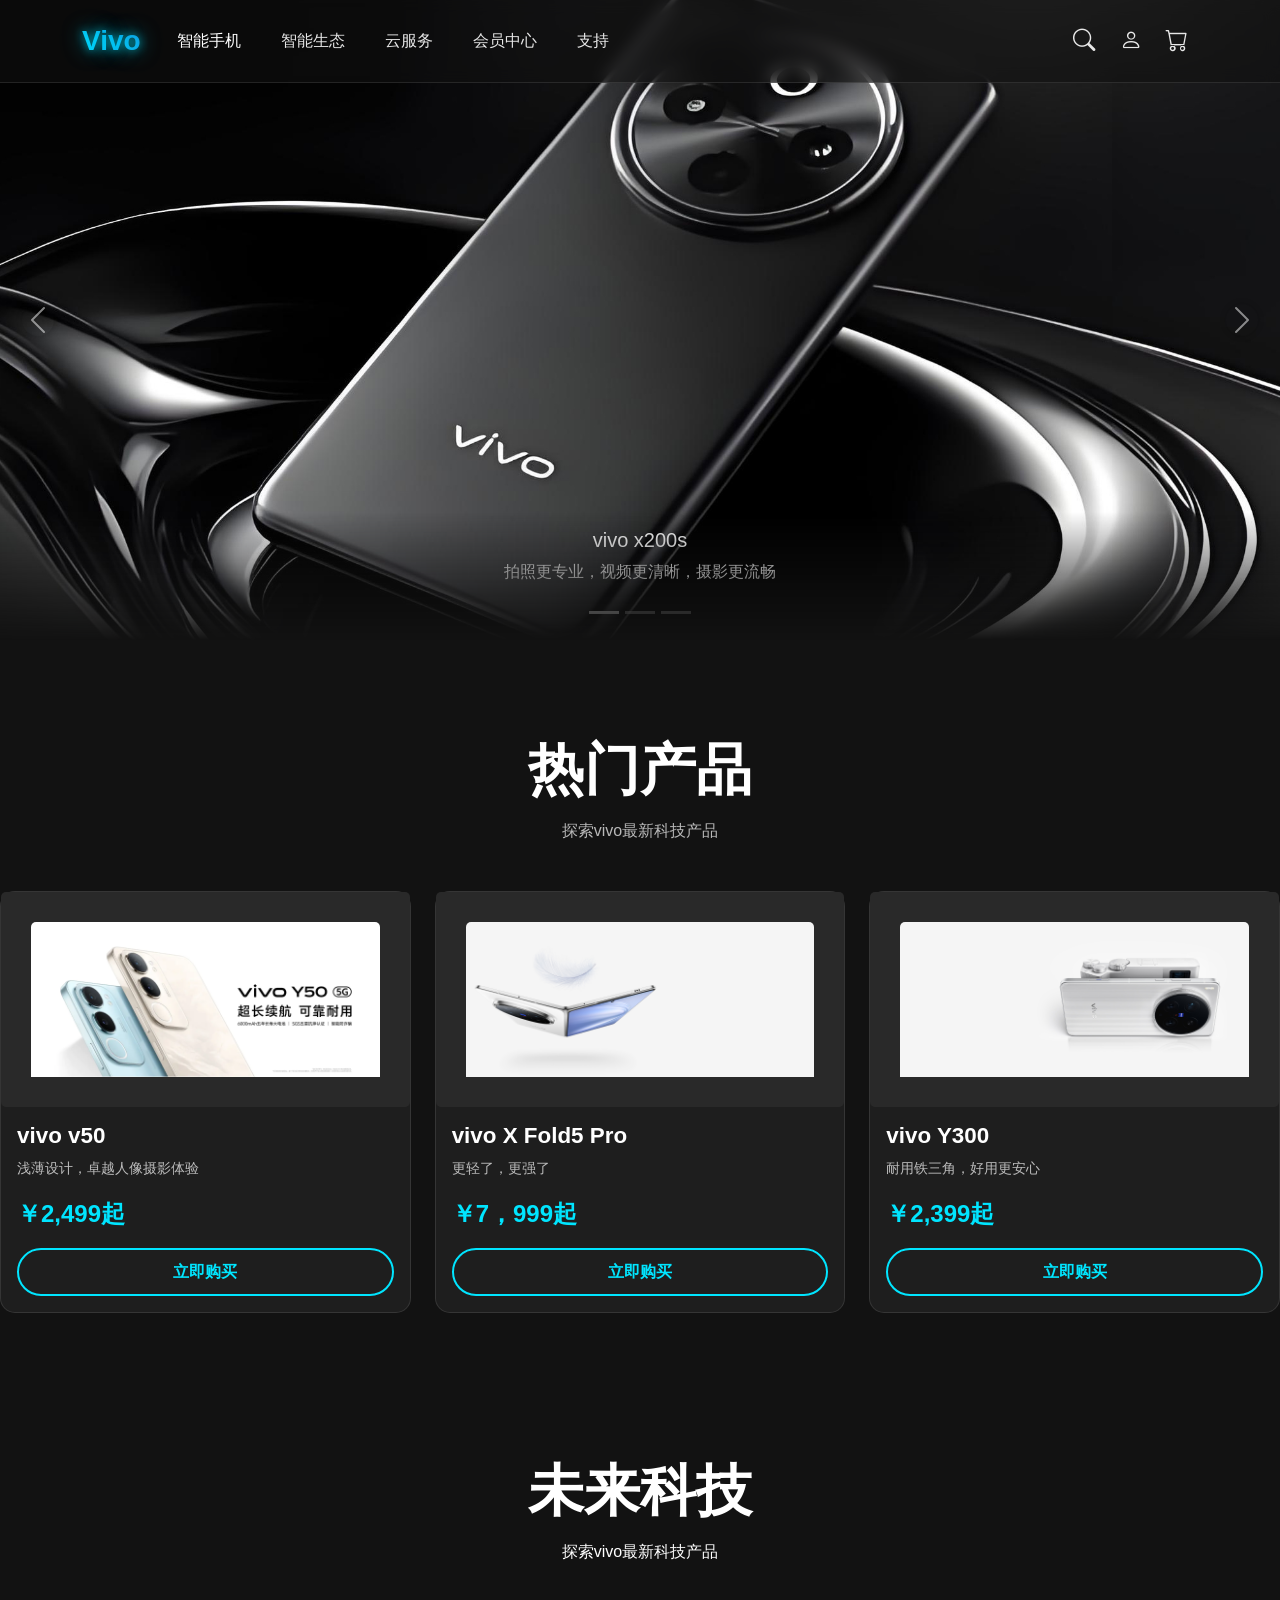
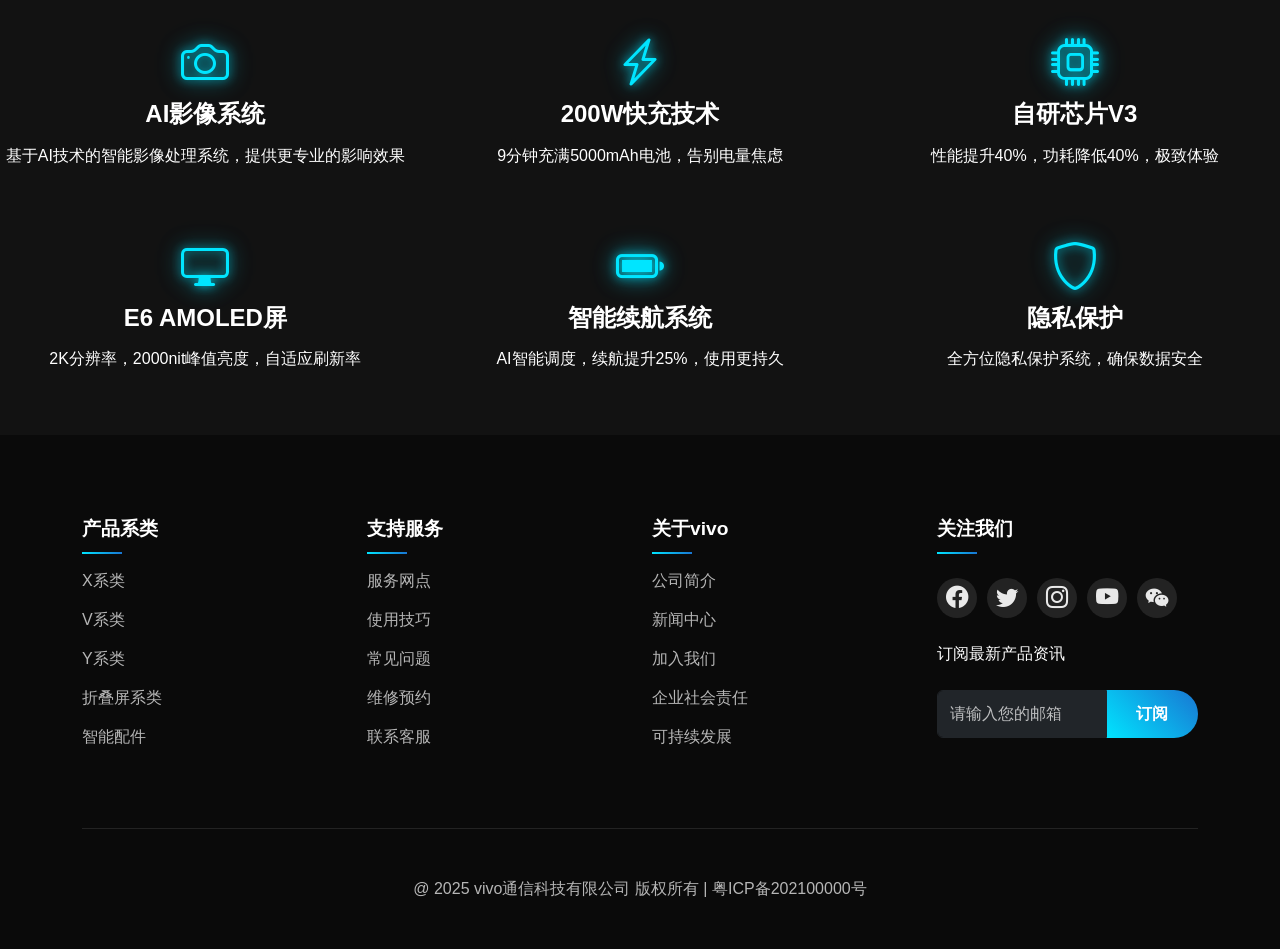
<file: vivo - heima/index.html>
<!DOCTYPE html>
<html lang="zh-CN">

<head>
  <meta charset="UTF-8">
  <meta name="viewport" content="width=device-width, initial-scale=1.0">
  <title>Vivo - 2025未来科技</title>
  <!-- 引入网页图标 -->
  <link rel="icon" href="./favicon.ico">
  <!-- Bootstrap 5 CSS -->
  <link href="./bootstrap/bootstrap.min.css" rel="stylesheet">
  <!-- Bootstrap Icons -->
  <link rel="stylesheet" href="https://cdn.jsdelivr.net/npm/bootstrap-icons@1.10.0/font/bootstrap-icons.css">
  <link rel="stylesheet" href="./css/index.css">
</head>

<body>
  <!-- 顶部导航栏 -->
  <nav class="navbar navbar-expand-lg fixed-top" data-bs-theme="dark">
  <div class="container">
    <a class="navbar-brand" href=" ">Vivo</a >
    <button class="navbar-toggler" type="button" data-bs-toggle="collapse" data-bs-target="#navbarSupportedContent" aria-controls="navbarSupportedContent" aria-expanded="false" aria-label="Toggle navigation">
      <span class="navbar-toggler-icon"></span>
    </button>
    <div class="collapse navbar-collapse" id="navbarSupportedContent">
      <ul class="navbar-nav me-auto mb-2 mb-lg-0">
        <li class="nav-item">
          <a class="nav-link active" aria-current="page" href="#">智能手机</a >
        </li>
        <li class="nav-item">
          <a class="nav-link" href="#">智能生态</a >
        </li>
        <li class="nav-item">
          <a class="nav-link" href="#">云服务</a >
        </li>
        <li class="nav-item">
          <a class="nav-link" href="#">会员中心</a >
        </li>
        <li class="nav-item">
          <a class="nav-link" href="#">支持</a >
        </li>
      </ul>
      <!-- 右侧图标区域 -->
      <div class="icons">
        <a href="#"><i class="bi bi-search"></i></a >
        <a href="#"><i class="bi bi-person"></i></a >
        <a href="#"><i class="bi bi-cart"></i></a >
      </div>
    </div>
  </div>
</nav>

<!-- 轮播图片 -->
 <section class="banner">
  <div id="carouselExample" class="carousel carousel-overlay slide"
  data-bs-ride="carousel">
  <div class="carousel-inner">
    <div class="carousel-item active">
      <img src="./img/banner1.jpg" class="d-block w-100" alt="...">
      <div class="carousel-caption d-none d-md-block">
        <h5>vivo x200s</h5>
        <p>拍照更专业，视频更清晰，摄影更流畅</p>
      </div>
    </div>
    <div class="carousel-item">
      <img src="./img/banner2.jpg" class="d-block w-100" alt="...">
      <div class="carousel-caption d-none d-md-block">
        <h5>vivo x200s</h5>
        <p>拍照更专业，视频更清晰，摄影更流畅</p>
      </div>
    </div>
    <div class="carousel-item">
      <img src="./img/banner3.jpg" class="d-block w-100" alt="...">
      <div class="carousel-caption d-none d-md-block">
        <h5>vivo x200s</h5>
        <p>拍照更专业，视频更清晰，摄影更流畅</p>
      </div>
    </div>
  </div>
 <!-- 左右控制器-->
  <button class="carousel-control-prev" type="button" data-bs-target="#carouselExample" data-bs-slide="prev">
    <span class="carousel-control-prev-icon" aria-hidden="true"></span>
    <span class="visually-hidden">上一张</span>
  </button>
  <button class="carousel-control-next" type="button" data-bs-target="#carouselExample" data-bs-slide="next">
    <span class="carousel-control-next-icon" aria-hidden="true"></span>
    <span class="visually-hidden">下一张</span>
  </button>
  <!-- 小圆点指示器 -->
    <div class="carousel-indicators">
      <button type="button" data-bs-target="#carouselExample" data-bs-slide-to="0" class="active"></button>
      <button type="button" data-bs-target="#carouselExample" data-bs-slide-to="1"></button>
      <button type="button" data-bs-target="#carouselExample" data-bs-slide-to="2"></button>
    </div>
  </div>
</section>
</div>
 </section>

 <!-- 热门产品模块 -->
  <section class="hot-product py-5">
    <div class="contanier py-5">
      <h2 class="text-center fw-bold display-4">热门产品</h2>
      <p class="text-center fs-6 mt-3 info">探索vivo最新科技产品</p>
      <!-- 行卡片 -->
      <div class="row mt-5">
        <div class="col-md-4">
      <section class="card">
        <div class="card-img">
          <img src="./img/pic1.webp" class="card-img-top" alt="...">
        </div>
        <div class="card-body">
            <h4 class="card-title">vivo v50</h4>
            <p class="card-text">浅薄设计，卓越人像摄影体验</p>
            <p class="price">￥2,499起</p>
            <a href="#" class="btn btn-primary">立即购买</a>
        </div>
      </section>
        </div>
        <div class="col-md-4">
      <section class="card">
        <div class="card-img">
          <img src="./img/pic2.jpg" class="card-img-top" alt="...">
        </div>
        <div class="card-body">
            <h4 class="card-title">vivo X Fold5 Pro</h4>
            <p class="card-text">更轻了，更强了</p>
            <p class="price">￥7，999起</p>
            <a href="#" class="btn btn-primary">立即购买</a>
        </div>
      </section>
        </div>
        <div class="col-md-4">
      <section class="card">
        <div class="card-img">
          <img src="./img/pic3.jpg" class="card-img-top" alt="...">
        </div>
        <div class="card-body">
            <h4 class="card-title">vivo Y300</h4>
            <p class="card-text">耐用铁三角，好用更安心</p>
            <p class="price">￥2,399起</p>
            <a href="#" class="btn btn-primary">立即购买</a>
        </div>
      </section>
        </div>
      </div>
    </div>
  </section>
  
  <!-- 未来科技 -->
   <section class="future-tech">
      <div class="contanier py-5 position-relative">
      <h2 class="text-center fw-bold display-4">未来科技</h2>
      <p class="text-center fs-6 mt-3 info">探索vivo最新科技产品</p>
      <div class="row">
        <div class="col-md-4 text-center mt-5">
          <i class="bi bi-camera future-icon"></i>
          <h3 class="future-title">AI影像系统</h3>
          <p class="future-desc">基于AI技术的智能影像处理系统，提供更专业的影响效果</p>
        </div>
         <div class="col-md-4 text-center mt-5">
          <i class="bi bi-lightning-charge future-icon"></i>
          <h3 class="future-title">200W快充技术</h3>
          <p class="future-desc">9分钟充满5000mAh电池，告别电量焦虑</p>
        </div> 
        <div class="col-md-4 text-center mt-5">
          <i class="bi bi-cpu future-icon"></i>
          <h3 class="future-title">自研芯片V3</h3>
          <p class="future-desc">性能提升40%，功耗降低40%，极致体验</p>
        </div> 
        <div class="col-md-4 text-center mt-5">
          <i class="bi bi-display future-icon"></i>
          <h3 class="future-title">E6 AMOLED屏</h3>
          <p class="future-desc">2K分辨率，2000nit峰值亮度，自适应刷新率</p>
        </div> 
        <div class="col-md-4 text-center mt-5">
          <i class="bi bi-battery-full future-icon"></i>
          <h3 class="future-title">智能续航系统</h3>
          <p class="future-desc">AI智能调度，续航提升25%，使用更持久</p>
        </div> 
        <div class="col-md-4 text-center mt-5">
          <i class="bi bi-shield future-icon"></i>
          <h3 class="future-title">隐私保护</h3>
          <p class="future-desc">全方位隐私保护系统，确保数据安全</p>
        </div> 
      </div>
    </div>
   </section>

   <!-- 底部导航 -->
    <footer class="footer">
      <div class="container">
        <div class="row">
          <dl class="col-lg-3 col-md-6">
            <dt>产品系类</dt>
            <dd><a href="#">X系类</a></dd>
            <dd><a href="#">V系类</a></dd>
            <dd><a href="#">Y系类</a></dd>
            <dd><a href="#">折叠屏系类</a></dd>
            <dd><a href="#">智能配件</a></dd>
          </dl>
          <dl class="col-lg-3 col-md-6">
            <dt>支持服务</dt>
            <dd><a href="#">服务网点</a></dd>
            <dd><a href="#">使用技巧</a></dd>
            <dd><a href="#">常见问题</a></dd>
            <dd><a href="#">维修预约</a></dd>
            <dd><a href="#">联系客服</a></dd>
          </dl>

          <dl class="col-lg-3 col-md-6">
            <dt>关于vivo</dt>
            <dd><a href="#">公司简介</a></dd>
            <dd><a href="#">新闻中心</a></dd>
            <dd><a href="#">加入我们</a></dd>
            <dd><a href="#">企业社会责任</a></dd>
            <dd><a href="#">可持续发展</a></dd>
          </dl>
          <dl class="col-lg-3 col-md-6">
          <dt>关注我们</dt>
          <dd>
            <div class="icons mt-4">
              <a href="#">
                <i class="bi bi-facebook"></i>
              </a>
              <a href="#">
                <i class="bi bi-twitter"></i>
              </a>
              <a href="#">
                <i class="bi bi-instagram"></i>
              </a>
              <a href="#">
                <i class="bi bi-youtube"></i>
              </a>
              <a href="#">
                <i class="bi bi-wechat"></i>
              </a>
            </div>
            <p class="my-4 news">订阅最新产品资讯</p>

            <div class="input-group mb-3">
             <input type="email" class="form-control bg-dark border-dark text-light" 
             placeholder="请输入您的邮箱"
             aria-label="Recipient's username">
             <button class="btn-outline theme-secondary input-group-btn" type="button" 
             data-bs-toggle="menu" data-bs-placement="bottom-end" 
             aria-expanded="false">订阅</button>
            </div>
          </dd>
          </dl>
        </div>
        <div class="copyright text-center py-5 mt-5">
          @ 2025 vivo通信科技有限公司 版权所有 | 粤ICP备202100000号
        </div>
      </div>
    </footer>

  <!-- Bootstrap JS -->
  <script src="./bootstrap/bootstrap.min.js"></script>
</body>

</html>
</file>
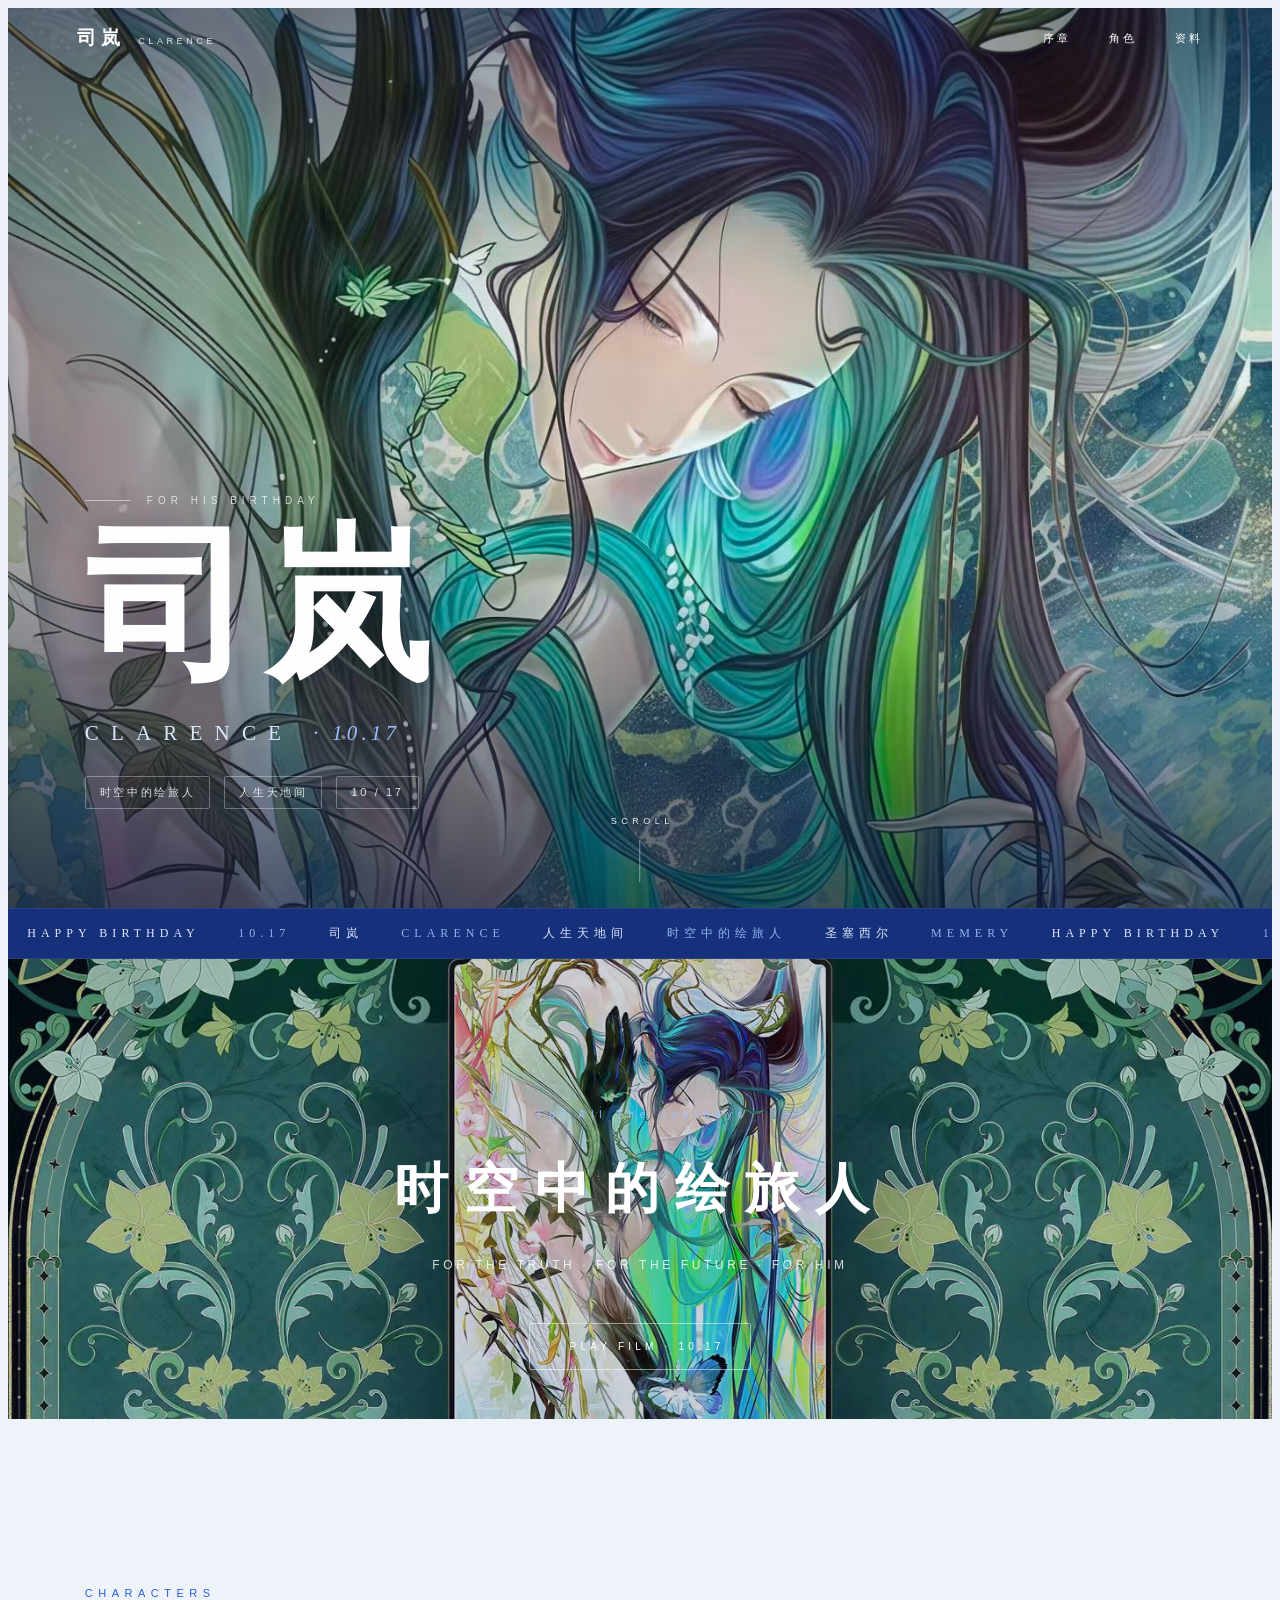
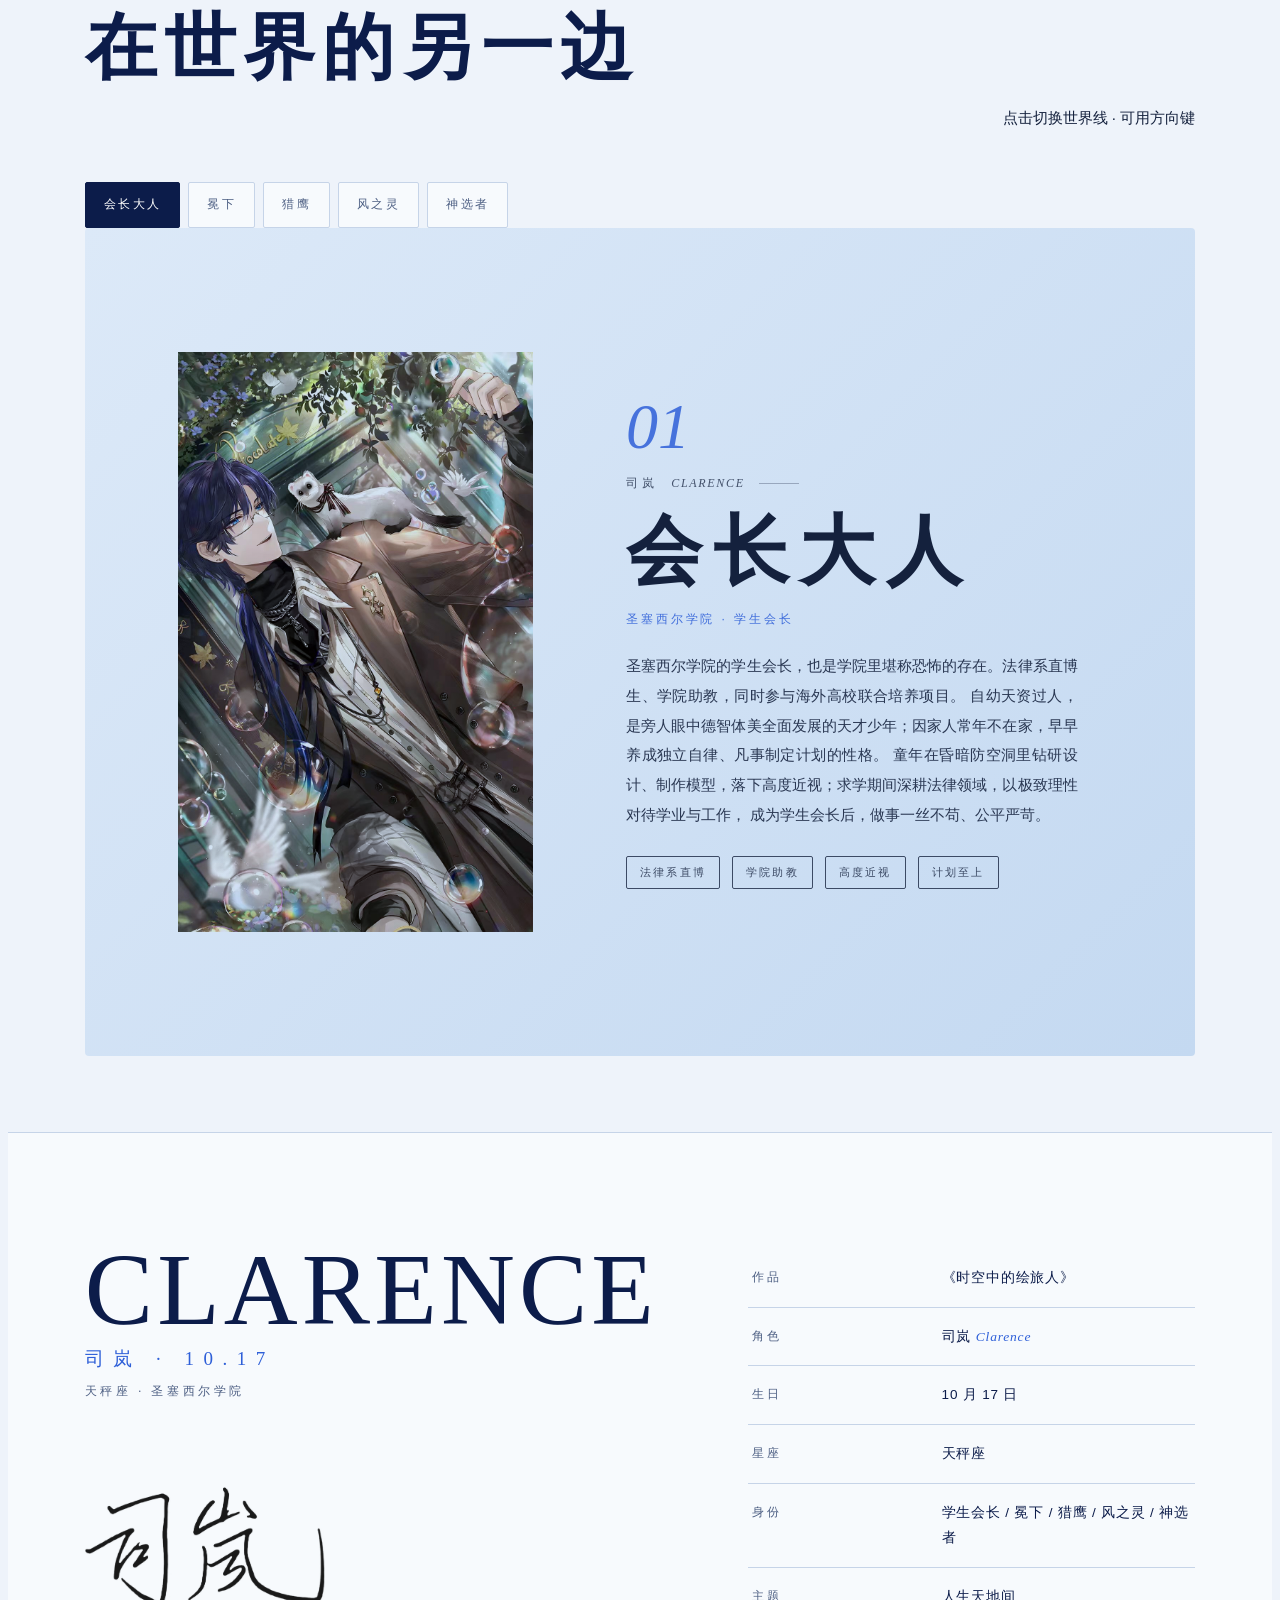
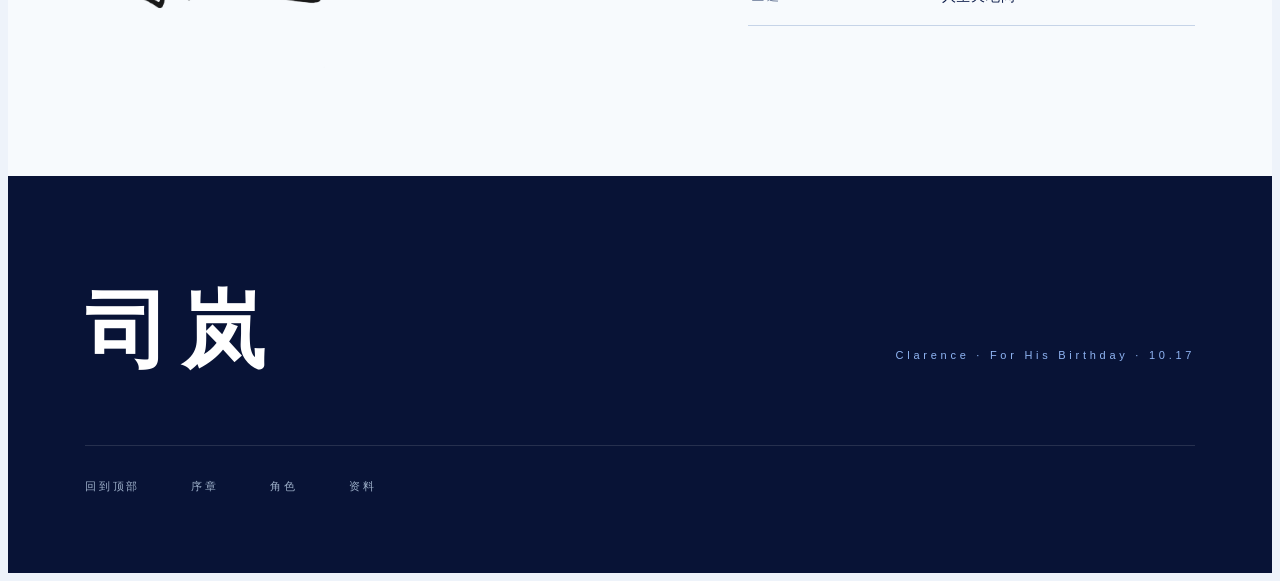
<file: try - alone/try.html>
<!DOCTYPE html>
<html lang="zh-CN">
<head>
 <meta charset="UTF-8" />
<meta name="viewport" content="width=device-width, initial-scale=1.0" />
<title>司岚 CLARENCE · 10.17 | 时空中的绘旅人</title>
<meta name="description" content="司岚 / Clarence 人生天地间" />
<link rel="stylesheet" href="./css/try.css" />
</head>

<body id="top"> 
    <!-- 加载页动画 -->
    <div class="grain"></div>
    <div class="loader">
        <div class="loader__wave"></div>
        <div class="loader__mark">
            <div class="cn">司岚</div>
            <div class="en">Clarence · 10.17</div>
        </div>
    </div>
    <div class="progress" aria-hidden="true"></div>

    <!-- 左页导航栏 -->
    <header class="site-head">
        <div class="site-head__in">
            <a class="brand" href="#top"><b>司岚</b><i>Clarence</i></a>
            <nav class="nav">
                <a href="#story">序章</a>
                <a href="#chars">角色</a>
                <a href="#spec">资料</a>
            </nav>
        </div>
    </header>

    <!-- 首屏幕 -->
     <section class="hero">
        <div class="hero__media">
            <img src="./img/banner.jpg" />
        </div>
        <div class="hero__tint"></div>
        <div class="hero__inner">
            <p class="hero__kicker">For His Birthday</p>
            <h1 class="hero__name">司岚</h1>
            <p class="hero__en">Clarence <em>· 10.17</em></p>
            <div class="hero__meta">
                <span>时空中的绘旅人</span>
                <span>人生天地间</span>
                <span>10 / 17</span>
            </div>
        </div>
        <div class="scrollcue" aria-hidden="true">Scroll<i></i></div>
     </section>

     <!-- 轮播动画 —— 跑马灯？ -->
     <div class="marquee">
        <div class="marquee__track">
            <div>
                <span>HAPPY BIRTHDAY</span>
                <span>10.17</span>
                <span>司岚</span><span>CLARENCE</span>
                <span>人生天地间</span>
                <span>时空中的绘旅人</span>
                <span>圣塞西尔</span><span>MEMERY</span>
            </div>
            <div>
                <span>HAPPY BIRTHDAY</span>
                <span>10.17</span>
                <span>司岚</span><span>CLARENCE</span>
                <span>人生天地间</span>
                <span>时空中的绘旅人</span>
                <span>圣塞西尔</span><span>MEMERY</span>
            </div>
            <div>
                <span>HAPPY BIRTHDAY</span>
                <span>10.17</span>
                <span>司岚</span><span>CLARENCE</span>
                <span>人生天地间</span>
                <span>时空中的绘旅人</span>
                <span>圣塞西尔</span><span>MEMERY</span>
            </div>
        </div>
     </div>

     <!-- 横幅影片 -->
     <section class="banner rv-img" id="story">
        <img src="./img/p2.jpg" alt="" />
        <div class="banner__tint"></div>
        <div class="banner__in">
            <small>For All The Journeys</small>
            <strong>时空中的绘旅人</strong>
            <p>FOR THE TRUTH · FOR THE FUTURE · FOR HIM</p>
            <span class="banner__play">
                <i aria-hidden="true"></i>Play Film · 10.17</span>
        </div>
        <a class="banner__hit" href="#trailer"></a>
     </section>

     <!-- 影片弹出 -->
     <div class="film" id="trailer" role="dialog" aria-modal="true">
        <a class="film__back" href="#story" aria-label="关闭影片"></a>
        <div class="film__box">
            <a class="film__close" href="#story">Close<i></i></a>
            <div class="film__stage">
                <video src="./img/video.mp4" poster="./img/p2.jpg"
                  controls playsinline preload="metadata"></video>
            </div>
            <p class="film__note">Clarence · My Life Recording · 10.17</p>
        </div>
     </div> 

      <!-- 角色切换 -->
      <section class="chars" id="chars">
        <div class="chars__in">
            <input type="radio" name="char" id="c1" checked />
            <input type="radio" name="char" id="c2" />
            <input type="radio" name="char" id="c3" />
            <input type="radio" name="char" id="c4" />
            <input type="radio" name="char" id="c5" />
            <div class="chars__body">
                <div class="chars__head">
                    <h2 class="chars__title"><small>Characters</small>在世界的另一边</h2>
                    <p class="chars__tip">点击切换世界线 · 可用方向键</p>
                </div>
                <div class="tabs" role="tablist">
                    <label for="c1">会长大人</label>
                    <label for="c2">冕下</label>
                    <label for="c3">猎鹰</label>
                    <label for="c4">风之灵</label>
                    <label for="c5">神选者</label>
                </div>
                <div class="panels">
            <!-- 会长 -->
             <article class="panel panel--1">
                <div class="panel__fig">
                    <img class="stand" src="./img/cc5d409ba0cd0c2015b465c8547aaeeb.jpg" alt="" />
                </div>
                <div class="panel__info">
                <div class="idx">01</div>
                <p class="alias">司岚 <em>Clarence</em></p>
                <h3>会长大人</h3>
                <p class="role">圣塞西尔学院 · 学生会长</p>
                <p>圣塞西尔学院的学生会长，也是学院里堪称恐怖的存在。法律系直博生、学院助教，同时参与海外高校联合培养项目。
                    自幼天资过人，是旁人眼中德智体美全面发展的天才少年；因家人常年不在家，早早养成独立自律、凡事制定计划的性格。
                    童年在昏暗防空洞里钻研设计、制作模型，落下高度近视；求学期间深耕法律领域，以极致理性对待学业与工作，
                    成为学生会长后，做事一丝不苟、公平严苛。</p>
                <div class="panel__facts"><span>法律系直博</span><span>学院助教</span><span>高度近视</span><span>计划至上</span></div>    
                </div>
             </article>
             <!-- 冕下 -->
             <article class="panel panel--2">
                <div class="panel__fig">
                    <img class="arched" src="./img/mianxia.jpg" alt="" />
                </div>
                <div class="panel__info">
                    <div class="idx">02</div>
                    <p class="alias">司岚 <em>The Sovereign</em></p>
                    <h3>冕下</h3>
                    <p class="role">法师塔 · 塔主</p>
                    <p>童年历经苦难，被至亲售卖，在魔药与生死边缘挣扎。长大后目睹冰蝶吞噬大陆、生灵涂炭，亲手揭开法师是冰蝶容器的残酷真相；
                        为了守护大陆与主角，主动将冰蝶封印在自己体内，甘愿承受无尽痛苦。他一手建立法师塔，联手各方力量谋求生机，
                        明明看透无数人的宿命，却依旧尽力为他人减轻苦难，最终为了守护主角与世界，甘愿坠入时空裂隙，背负无尽孤寂，把生的希望留给他人。</p>
                    <div class="panel__facts"><span>冰蝶容器</span><span>法师塔建立者</span><span>坠入裂隙</span></div>
                </div>
             </article>
             <!-- 猎鹰 -->
              <article class="panel panel--3">
                <div class="panel__fig">
                    <img class="arched" src="./img/lieyin.jpg" alt="" />
                </div>
                <div class="panel__info">
                    <div class="idx">03</div>
                    <p class="alias">司岚 <em>The Falcon</em></p>
                    <h3>猎鹰</h3>
                    <p class="role">末世 · 独行者</p>
                    <p>因为突如其来的意外，让他在幼时就丧失了双亲。因为身上对动物特别的吸引力，经常会吸引来沙虫,从而招来祸患。
                        好在一位名为安惜涵的女子出手救下了他，并成为他的老师，教会他在末世生存的技能。但命运作怪，他的体质再一次引来灾祸，
                        让自己的老师在一次意外中丧命。从此，他独来独往。</p>
                    <div class="panel__facts"><span>幼年失怙</span><span>沙漠中の猎鹰</span><span>独来独往</span></div>
                </div>
              </article>
              <!-- 风之灵 -->
               <article class="panel panel--4">
                <div class="panel__fig">
                    <img class="arched" src="./img/fenzhilin.jpg" alt="" />
                </div>
                <div class="panel__info">
                    <div class="idx">04</div>
                    <p class="alias">司岚 <em>Wind Spirit</em></p>
                    <h3>风之灵</h3>
                    <p class="role">灵界 · 第一任版主</p>
                    <p>他是灵界中的第一任版主，对应羽蛇，拥有控制海上风水的能力。
                        在灾难来临时从不会提前告知，家园被破坏。风之灵带领百姓搭建巴别塔来祭祀天神。
                        但人力终究赶不上灾难，只能让剩下的百姓迁移到水下，等候灵界重置、第二任版主的出现。</p>
                    <div class="panel__facts"><span>对应羽蛇</span><span>执掌风水</span><span>巴别塔</span></div>
                </div>
               </article>
               <!-- 神选者 -->
                <article class="panel panel--5">
                     <div class="panel__fig">
                        <img class="arched" src="./img/c285ec2a9c0df6fc7cf4c44aa8c72515.jpg" alt="" />
                     </div>
                     <div class="panel__info">
                        <div class="idx">05</div>
                        <p class="alias">司岚 <em>The Chosen</em></p>
                        <h3>神选者</h3>
                        <p class="role">帝国 · 收割者</p>
                        <p>因自身对情感的敏锐程度与下手的果决，被帝国选中，成为帝国内负责收割星球的负责人之一。
                            长久目睹一个个星球的毁灭与家破人亡，他想找机会离开帝国，但自身的情感已被帝国控制，唯一的破解之法只有杀死自己。
                            本以为是得来解脱，但死去的只有初代司岚——帝国已克隆出一个又一个司岚，在筛选过后培养出下一个神选者。收割仍在继续...</p>
                        <div class="panel__facts"><span>收割星球</span><span>情感被控</span><span>克隆轮回</span></div>
                     </div>
                </article>
                </div>
            </div>
        </div>
      </section> 


       <!-- 底部 -->
        <section class="spec" id="spec">
            <div class="spec__in">
                <div class="spec__logo rv">
                    <span class="big">CLARENCE</span>
                    <span class="small">司岚 · 10.17</span>
                    <p class="tag">天秤座 · 圣塞西尔学院</p>
                    <img class="spec__sign" src="./img/qianmin.jpg" alt="" />
                </div>
                <dl class="spec__table rv">
                    <div class="spec__row"><dt>作品</dt><dd>《时空中的绘旅人》</dd></div>
                    <div class="spec__row"><dt>角色</dt><dd>司岚 <em>Clarence</em></dd></div>
                    <div class="spec__row"><dt>生日</dt><dd>10 月 17 日</dd></div>
                    <div class="spec__row"><dt>星座</dt><dd>天秤座</dd></div>
                    <div class="spec__row"><dt>身份</dt><dd>学生会长 / 冕下 / 猎鹰 / 风之灵 / 神选者</dd></div>
                    <div class="spec__row"><dt>主题</dt><dd>人生天地间</dd></div>
                </dl>
            </div>
        </section>

        <!-- 根目录 -->
         <footer class="footer">
            <div class="footer__in">
                <div class="footer__mark">
                    <b>司岚</b>
                    <span>Clarence · For His Birthday · 10.17</span>
                </div>
                <nav class="footer__links">
                    <a href="#top">回到顶部</a>
                    <a href="#story">序章</a>
                    <a href="#chars">角色</a>
                    <a href="#spec">资料</a>
                </nav>
            </div>
         </footer>
        </body>
        </html>
</file>
<file: vivo - heima/css/index.css>
:root {
   --vivo-blue: #1976d2;
   --vivo-cyan: #00e5ff;
   --vivo-purple: #7b1fa2;
   --vivo-dark: #121212;
   --vivo-card-bg: #1e1e1e;
   --neon-glow: 0 0 10px rgba(0, 229, 255, 0.7),
     0 0 20px rgba(0, 229, 255, 0.5),
     0 0 30px rgba(0, 229, 255, 0.3);
 }

 body {
   font-family: 'Montserrat', sans-serif;
   background-color: var(--vivo-dark);
   color: #fff;
   overflow-x: hidden;
 }
 .navbar{
  background-color: rgba(18, 18, 18, 0.6)!important;
  backdrop-filter: blur(8px);
  -webkit-backdrop-filter: blur(8px);
  border-bottom: 1px solid rgba(255, 255, 255, 0.1);
  padding: 15px 0;
 }

 .navbar li{
  color: #fff;
 }

 /* 文字图标 */
 .icons a{
  font-size: 1.4rem;
  color: rgba(255, 255, 255, 0.9);
  padding: 10px;
 }
  .icons a:hover{
    color: var(--vivo-cyan);
    text-shadow: var(--neon-glow);
  }

 .nav-link{
  position: relative;
  color: rgba(255,255,255,0.9);
  margin: 0 12px;
 }
/* nav 下划线 */
 .nav-link:hover{
  text-shadow: var(--neon-glow);
 }
 .nav-link::after{
  content: '';
  position: absolute;
  left: 0;
  bottom: -5px;
  width: 0%;
  height: 2px;
  background: linear-gradient(90deg, 
  var(--vivo-cyan), var(--vivo-blue));
  transition: all .3s;
 }
 .nav-link:hover:after{
  width: 100%;
 }

/* logo渐变设置 */
 .navbar-brand, .navbar-brand:hover{
  font-size: 28px;
  font-weight: 700;
  background: linear-gradient(45deg, 
  var(--vivo-cyan), var(--vivo-blue));
  /* 文字裁剪 */
  -webkit-background-clip: text;
  background-clip: text;
  color: transparent !important;
  text-shadow: var(--neon-glow);
 }

 .banner{
  width: 100%;
  height: 50vw;
  /* background-color: pink; */
  mask-image: linear-gradient(rgba(0, 0, 0)80%,
  rgba(0, 0, 0, 0)100%) ;
  -webkit-mask-image: linear-gradient(rgba(0, 0, 0)80%,
  rgba(0, 0, 0, 0)100%) ;
 }
 /* banner 播放器美化 */
 .banner img{
  width: 100%;
  height: 50vw;
  object-fit: cover;
 }
 .carousel-control-prev,
 .carousel-control-next{
  width: 6%;
 }
 .carousel-control-prev-icon,
 .carousel-control-next-icon{
  width: 2rem;
  height: 2rem;
  box-shadow: 0 0 6px rgba(0, 0, 0, 0.4);
  border-radius: 50%;
 }

 .hot-product .info{
  color: rgba(255, 255, 255, 0.7);
 }

 /* 卡片模块 */
 .card{
  background-color: var(--vivo-card-bg);
  border-radius: 15px;
  border: 1px solid rgba(255, 255, 255, 0.1);
  transition: all .3s;
 }
 .card:hover{
  transform: translateY(-10px);
  border-color: rgba(0, 229, 255, 0.3);
 }
 .card .card-img{
  padding: 30px;
  background-color: #292929;
 }

 .card .card-img img{
  animation: move 5s ease-in-out infinite;
 }
 @keyframes move{
  0%{
    transform: translateY(0);
  }
  50%{
    transform: translateY(-15px);
  }
  100%{
    transform: translateY(0);
  }
 }

 /* 卡片文字 */
 .card-title{
  font-weight: 600;
  font-size: 1.4rem;
  color: #fff;
 }
 .card-text{
  font-size: 0.9rem;
  color: rgba(255, 255, 255, 0.7);
 }
 .price{
  font-weight: 600;
  font-size: 1.5rem;
  color: var(--vivo-cyan);
 }

 .card-body .btn{
  width: 100%;
  border: 2px solid var(--vivo-cyan);
  border-radius: 30px;
  background: none;
  padding: 10px 0;
  color: var(--vivo-cyan);
  font-weight: 600;
 }
 .card-body .btn:hover{
  box-shadow: var(--neon-glow);
 }

 /* 未来科技模块 */
 .future-tech{
  position: relative;
  background: url(../img/bg1.avif) no-repeat;
  background-position: center;
  background-size: cover;
  background-attachment: fixed;
 }
 .future-tech::before{
  position: absolute;
  left: 0;
  top: 0;
  content: '';
  width: 100%;
  height: 100%;
  background: rgba(18, 18, 18, 0.9);
 }

 /* 卡片内容 */
 .future-icon{
  font-size: 3rem;
  color: var(--vivo-cyan);
  text-shadow: var(--neon-glow);
  margin-bottom: 20px;
 }

 .future-title{
  font-size: 1.5rem;
  font-weight: 600;
  margin-bottom: 15px;
  color: #fff;
 }
 .future-dese{
  color: rgba(255, 255, 255, 0.7);
 }

 /* 底部导航 */
 .footer{
  background-color: #0a0a0a;
  padding-top: 80px;
 }
 .footer dt{
  position: relative;
  font-size: 1.2rem;
  font-weight: 600;
  padding-bottom: 10px;
  margin-bottom: 15px;
 }

 .footer dt::after{
  content:'';
  position:absolute;
  left: 0;
  bottom: 0;
  width: 40px;
  height: 2px;
  background: linear-gradient(90deg, var(--vivo-cyan), var(--vivo-blue));
 }

 .footer dd>a{
  display: block;
  color: rgba(255, 255, 255, 0.7);
  font-size: 1rem;
  text-decoration: none;
  transition: all .3s;
  margin-bottom: 15px;
 }
 .footer dd>a:hover{
  color: var(--vivo-cyan);
  transform: translateX(5px);
 }

 /* 小图标 */
 .footer .icons{
  display: flex;
 }
 .footer .icons a{
  width: 40px;
  height: 40px;
  background-color: rgba(255, 255, 255, 0.1);
  border-radius: 50%;
  margin-right: 10px;
  text-align: center;
  line-height: 40px;
  text-decoration: none;
  display: flex;
  align-items: center;
  justify-content: center;
  transition: all .3s;
 }
 .footer .icons a:hover{
  box-shadow: var(--neon-glow);
  color: #fff;
  background: linear-gradient(90deg, var(--vivo-cyan), var(--vivo-blue));
  transform: translateY(-3px);
 }
 
 .footer .news{
  color: #fff;
 }
/* 搜索 */
 .form-control::placeholder{
  color: rgba(255, 255, 255, 0.7);
 }
 .btn-outline{
  background: linear-gradient(45deg, var(--vivo-cyan), var(--vivo-blue));
  border: 0;
  color: #fff;
  font-weight: 600;
  border-radius: 30px;
  padding: 12px 30px;
  transition: all .3s;
 }
 .btn-outline:hover{
  box-shadow: var(--neon-glow);
  transform: translateY(-3px);
 }
 .copyright{
  border-top: 1px solid rgba(255, 255, 255, 0.1);
  color: rgba(255, 255, 255, 0.7);
 }

 /* 媒体查询 */
 @media(max-width: 768px){
  .navbar{
    padding: 5px 0;
  }
  .carousel-caption{
    display: none;
  }
 }

/* 自定义滚动条 */
::-webkit-scrollbar{
 width: 15px;
}
::-webkit-scrollbar-track{
 background: #0a0a0a;
}
::-webkit-scrollbar-thumb{
 background: linear-gradient(180deg, var(--vivo-cyan), var(--vivo-blue));
 border-radius: 10px;
 border: 2px solid transparent;
 background-clip: content-box;
}
::-webkit-scrollbar-thumb:hover{
 background: linear-gradient(180deg, #ffffff, var(--vivo-cyan));
 background-clip: content-box;
}
</file>
<file: try - alone/css/try.css>
:root{
    --paper:     #eef3fa;   /* 页面主底色：冰蓝纸 */
    --paper-2:   #e2ebf7;   /* 略深一档 */
    --ice:       #d6e6f6;   /* 冰蓝面板 */
    --mist:      #c3d7ee;   /* 雾蓝 */
    --steel:     #a9c2e2;   /* 钢蓝 */
    --blue:      #2e5fd8;   /* 强调蓝 */
    --blue-deep: #16307c;   /* 深钴蓝 */
    --navy:      #0c1c4a;   /* 藏蓝 */
    --navy-2:    #081336;   /* 深夜蓝（hero/footer） */
    --ink:       #14213d;   /* 正文 */
    --ink-soft:  #4d5f83;   /* 次级文字 */
    --line:      #c6d4e8;   /* 分隔线 */
    --white:     #f7fafd;

    --serif: "Times New Roman", "STSong", "SimSun", "Songti SC", "Noto Serif SC", serif;
    --sans:  "Helvetica Neue", Arial, "PingFang SC", "Microsoft YaHei", sans-serif;  
    --ease: cubic-bezier(.22,.75,.25,1);
    --pad:  clamp(72px, 12vh, 150px);
    --side: clamp(20px, 6vw, 96px);
}

 html{ scroll-behavior:smooth; }
 /* 大背景设置 */
body{
    font-family:var(--sans);
    font-size:15px; line-height:1.9;
    color:var(--ink);
    background:var(--paper);
    /* 控制字体渲染的平滑方式 */
    -webkit-font-smoothing:antialiased;  
    overflow-x:hidden;
}
img{ display:block; max-width:100%; }
a{ color:inherit; text-decoration:none; }
ul{ list-style:none; }

/* 文字格式 */
::selection{ background:var(--blue); color:#fff; }
/* 键盘访问 + 鼠标隐藏 */
:focus-visible{ outline:2px solid var(--blue); outline-offset:3px; }

/* 模拟渐变 */
 .grain{
    position:fixed; inset:0; z-index:90; pointer-events:none; opacity:.05;
    background-image:
    radial-gradient(rgba(20,33,61,.5) .5px, transparent .5px),
    radial-gradient(rgba(20,33,61,.35) .5px, transparent .5px);
    background-size:3px 3px, 5px 5px;
    background-position:0 0, 2px 3px;
}

/* 开头动画 */
.loader{
    position:fixed; inset:0; z-index:200;
    background:var(--white);
    display:grid; place-items:center;
    overflow:hidden;
    /* 拦截鼠标 */
    pointer-events:none;
    animation:loaderOut .9s var(--ease) 2.4s forwards;
}
@keyframes loaderOut{ 
    to{ 
        opacity:0; 
        /* 不可见且不可相应 */
        visibility:hidden; 
    } 
}
.loader__wave{
    position:absolute; left:-10%; right:-10%; bottom:-6%;
    height:130%;
    background:
    radial-gradient(120% 90% at 50% 118%, rgba(46,95,216,.28) 0 38%, transparent 39%),
    radial-gradient(140% 90% at 50% 130%, rgba(22,48,124,.55) 0 44%, transparent 45%),
    radial-gradient(160% 100% at 50% 142%, var(--navy) 0 52%, transparent 53%);
    animation:waveUp 2.1s var(--ease) .25s both;  
}
 @keyframes waveUp{ 
    from{
        transform:translateY(102%);
    } 
    to{
        transform:translateY(0);
    } 
}
 .loader__mark{
    position:relative; 
    z-index:1; 
    text-align:center;
    color:var(--navy);
    animation:markIn 1.2s var(--ease) .3s both; 
}
@keyframes markIn{
    from{
        opacity:0; 
        transform:translateY(14px);
    } 
    to{
        opacity:1; 
        transform:none;
    } 
}
.loader__mark .cn{
    font-family:var(--serif);
    font-size:clamp(34px,6vw,54px);
    letter-spacing:.42em; text-indent:.42em;
}
.loader__mark .en{
    margin-top:10px; font-size:10px;
    letter-spacing:.62em; text-indent:.62em;
    color:var(--blue);
}

/* 顶部阅读进度条 */
.progress{
    position:fixed; top:0; left:0; height:4px; width:100%;
    transform-origin:0 50%; transform:scaleX(0);
    background:linear-gradient(90deg, var(--blue), #7fa4ec);
    z-index:120;
}
@supports (animation-timeline: scroll()){
    .progress{ 
        animation: grow linear both; 
        animation-timeline: scroll(root);
    }
    @keyframes grow{
        from{ transform:scaleX(0);} 
        to{ transform:scaleX(1);} 
    }
}

/* 固定导航 */
.site-head{
    position:fixed; top:0; left:0; right:0; z-index:110;
    padding:20px 0;
}
.site-head__in{
    width: min(1500px, 100% - 2*var(--side));
    margin:0 auto;
    display:flex; align-items:center;
    justify-content:space-between; gap:24px;
}
.brand{
    display:flex;  align-items:baseline;  gap:12px;
    color:#fff;  
    /* 混合模式 */
    mix-blend-mode:difference;
}
.brand b{ 
    font-family:var(--serif); 
    font-size:19px; letter-spacing:.3em; 
    font-weight:600;
}
.brand i{
    font-style:normal; font-size:9px;
    letter-spacing:.4em;
    text-transform:uppercase;
    opacity:.85;
}

/* 右上角菜单 */
.nav{
    display:flex; gap:clamp(18px,3vw,44px);
    mix-blend-mode:difference;
}
.nav a{
    color:#fff; font-size:11px;
    letter-spacing:.26em;
    text-transform:uppercase;
    padding:4px 0; position:relative; white-space:nowrap;
}
.nav a::after{
    content:""; position:absolute; 
    left:0; bottom:0; height:1px; width:100%;
    background:currentColor; 
    transform:scaleX(0); transform-origin:100% 50%;
    transition:transform .45s var(--ease);
}
.nav a:hover::after{
    transform:scaleX(1); transform-origin:0 50%;
}

/* 首屏 */
.hero{
    position:relative; 
    /* 视口高度 */
    min-height:100svh;
    display:flex; align-items:flex-end;
    overflow:hidden;
    background:var(--navy-2);
}
.hero__media{ position:absolute; inset:0; }
.hero__media img{
    width:100%; height:100%; 
    object-fit:cover; object-position:50% 18%;
    animation:heroZoom 14s var(--ease) both;
}
@keyframes heroZoom{
    from{ transform:scale(1.07); } 
    to{ transform:scale(1); }
}
.hero__tint{
    position:absolute; inset:0;
    /* 四侧均压暗 */
    background:linear-gradient(180deg, rgba(8,19,54,.42) 0%, 
     rgba(8,19,54,0) 30%, rgba(8,19,54,.06) 62%, rgba(8,19,54,.66) 100%),     
     linear-gradient(90deg, rgba(8,19,54,.34) 0%, rgba(8,19,54,0) 42%);
}

/* 首页文字 */
.hero__inner{
    position:relative; z-index:2;
    width:min(1500px, 100% - 2*var(--side)); margin:0 auto;
    padding-bottom:clamp(60px,11vh,120px);
    color:#fff;
}
.hero__kicker{
    display:flex; align-items:center; gap:16px;
    font-size:10px; letter-spacing:.5em; text-transform:uppercase;
    color:rgba(255,255,255,.78);
}
.hero__kicker::before{
    content:""; width:46px; height:1px;
    background:rgba(255,255,255,.5);
}
.hero__name{
    font-family:var(--serif); font-weight:600;
    font-size:clamp(72px,13vw,176px); line-height:1.04;
    letter-spacing:.08em;
    margin:10px 0 4px;
    text-shadow:0 2px 40px rgba(4,10,34,.45);
}
/* 英文字体+生日 */
.hero__en{
    display:flex;
    align-items:center;
    gap:20px;  flex-wrap:wrap;
    font-family:var(--serif); font-size:clamp(14px,2vw,21px);
    letter-spacing:.58em; text-transform:uppercase; color:#dce7fb;
}
.hero__en em{
    font-style:italic;
    letter-spacing:.2em; color:#9dc0ff;
}
.hero__meta{
    margin-top:22px; display:flex; gap:14px; flex-wrap:wrap; align-items:center;
    font-size:11px; letter-spacing:.24em; color:rgba(255,255,255,.85);
}
.hero__meta span{
    border:1px solid rgba(255,255,255,.32);
    border-radius:2px; padding:5px 14px;
}

/* 底部指引 */
.scrollcue{
   position:absolute; left:50%; bottom:26px; transform:translateX(-50%);
    z-index:3; display:flex; flex-direction:column; align-items:center; gap:10px;
    font-size:9px; letter-spacing:.5em; text-indent:.5em; text-transform:uppercase;
    color:rgba(255,255,255,.9);
    filter:drop-shadow(0 1px 8px rgba(4,10,34,.7));
}
.scrollcue i{
    display:block;
    width:1px;  height:42px;  background:rgba(255,255,255,.45);
    position:relative;  overflow:hidden;
}
.scrollcue i::after{
    content:"";  position:absolute; left:0; top:-40%;
    width:100%; height:40%;  background:#fff;
    animation:drip 2.2s var(--ease) infinite;
}
@keyframes drip{
    to{ top:110%; }
}

/* 跑马灯 */
.marquee{
    background:var(--blue-deep); color:#dfe9fb;
    border-block:1px solid rgba(255,255,255,.08);
    overflow:hidden; padding:13px 0;
}
.marquee__track{
    display:flex; width:max-content; 
    animation:mar 30s linear infinite;
}
.marquee__track > div{
    display:flex; flex:none;
}
.marquee span{
    font-family:var(--serif); font-size:12px; letter-spacing:.42em;
    text-transform:uppercase; padding:0 1.6em; white-space:nowrap;
}
.marquee span:nth-child(even){ color:#8fb4f2; }

@keyframes mar{
    to{ 
        transform:translateX(-50%);
    }
}

/* 横幅 */
.banner{
    position:relative; min-height:clamp(300px,42vw,460px);
    display:grid; place-items:center; overflow:hidden;
    background:var(--navy);
}
.banner img{
    position:absolute; inset:0; width:100%; height:100%;
    object-fit:cover; opacity:.8;
    transition:transform 1.4s var(--ease);
}
.banner:hover img{ transform:scale(1.04); }

/* 点击 */
.banner__hit{
    position:absolute; inset:0; z-index:2;
    display:block; color:#fff;
}
.banner__hit::after{
    content:""; position:absolute; inset:0;
    background:rgba(120,170,255,0);
    transition:background .5s var(--ease);
}
.banner__hit:hover::after{
    background:rgba(120,170,255,.07);
}
.banner__hit:focus-visible{
    outline:2px solid #fff; 
    outline-offset:-6px;
}
.banner__in{
    position:relative; z-index:3;
    pointer-events:none;
    text-align:center; color:#fff; padding:0 20px;
}
.banner__in small{
    display:block;
    font-size:10px; letter-spacing:.6em; text-indent:.6em;
    color:#9dc0ff; margin-bottom:14px;
}
.banner__in strong{
    font-family:var(--serif); font-weight:600;
    font-size:clamp(28px,5vw,54px); letter-spacing:.3em; text-indent:.3em;
}
.banner__in p{
    margin-top:14px;
    font-size:12px; letter-spacing:.3em;
    color:rgba(255,255,255,.82);
}

/* 播放 */
.banner__play{
    display:inline-flex; 
    align-items:center; gap:14px;
    margin-top:clamp(20px,3vw,34px); padding:13px 26px;
    border:1px solid rgba(255,255,255,.5);
    border-radius:2px;
    font-size:10px; letter-spacing:.42em; text-transform:uppercase;
    color:#fff;
    transition:background .45s var(--ease), border-color .45s var(--ease), letter-spacing .45s var(--ease);
}

/* 影片 */
.film{
    position:fixed; inset:0; z-index:210;
    display:grid; place-items:center;
    padding:clamp(16px,4vw,48px);
    opacity:0; visibility:hidden;
    transition:opacity .45s var(--ease), visibility 0s .45s;
}
.film:target{
    opacity:1; visibility:visible;
    transition:opacity .45s var(--ease), visibility 0s 0s;
}
.film__back{
    position:absolute; inset:0;
    background:rgba(5,12,34,.9);
    -webkit-backdrop-filter:blur(8px); backdrop-filter:blur(8px);
}
.film__box{
    position:relative; z-index:1;
    width:min(1180px,100%);
    transform:scale(.96) translateY(10px);
    transition:transform .5s var(--ease);
}
.film:target .film__box{transform:none; }
.film__close{
    position:absolute; right:0; bottom:calc(100% + 14px);
    display:inline-flex; align-items:center; gap:12px;
    font-size:10px; letter-spacing:.34em; text-transform:uppercase;
    color:rgba(255,255,255,.78);
    transition:color .35s var(--ease);
}
.film__close:hover{ color:#fff; }

/* 播放器 */
.film__stage{
    position:relative; aspect-ratio:16/9;
    background:#000; overflow:hidden; border-radius:2px;
    box-shadow:0 50px 110px -40px
     rgba(0,0,0,.9), 0 0 0 1px rgba(143,180,242,.22);
}
.film__stage video{
    display:block; width:100%; height:100%;
    object-fit:contain; background:#000;
}
.film__note{
    margin-top:16px; text-align:center;
    font-size:10px; letter-spacing:.3em; text-transform:uppercase;
    color:rgba(255,255,255,.5);
}

/* 角色 */
.chars{
    padding:var(--pad) 0 calc(var(--pad)*.7);
    background:var(--paper);
}
.chars__in{
    width:min(1500px, 100%);
    /* 让 width:100% 把内边距算进去，否则整体比视口宽出 2*--side */
    box-sizing:border-box;
    margin:0 auto; padding:0 var(--side);
}
.chars__head{
    display:flex; align-items:flex-end;
    justify-content:space-between;
    gap:24px; flex-wrap:wrap; margin-bottom:34px;
}
.chars__title{
    font-family:var(--serif); font-weight:600;
    font-size:clamp(38px,6vw,72px); letter-spacing:.1em;
    color:var(--navy); line-height:1.1;
}
.chars__title small{
    display:block;
    font-size:11px; letter-spacing:.5em; text-transform:uppercase;
    color:var(--blue);
    margin-bottom:10px;
    font-family:var(--sans); font-weight:400;
}
.chars input{
    position:absolute; opacity:0;
    pointer-events:none;
}
.tabs{
    display:flex;
    gap:8px; flex-wrap:wrap;
}
.tabs label{
    cursor:pointer; user-select:none;
    padding:10px 18px 12px;
    border:1px solid var(--line); border-radius:2px;
    font-size:12px; letter-spacing:.2em; color:var(--ink-soft);
    background:var(--white);
    transition:all .35s var(--ease);
}
.tabs label:hover{
    border-color:var(--blue); color:var(--blue);
}
.panels{ display:grid; }
.panel{
    grid-area:1/1;
    opacity:0; visibility:hidden; transform:translateY(14px);
    transition:opacity .7s var(--ease), transform .7s var(--ease), visibility 0s .7s;
}

/* 角色切换 */
#c1:checked ~ .chars__body .panel--1,
#c2:checked ~ .chars__body .panel--2,
#c3:checked ~ .chars__body .panel--3,
#c4:checked ~ .chars__body .panel--4,
#c5:checked ~ .chars__body .panel--5{
    opacity:1; visibility:visible; transform:none; transition-delay:.05s,.05s,0s;
}
#c1:checked ~ .chars__body .tabs label[for="c1"],
#c2:checked ~ .chars__body .tabs label[for="c2"],
#c3:checked ~ .chars__body .tabs label[for="c3"],
#c4:checked ~ .chars__body .tabs label[for="c4"],
#c5:checked ~ .chars__body .tabs label[for="c5"]{
    background:var(--navy); border-color:var(--navy); color:#fff;
}
.panel{
    display:grid; grid-template-columns:minmax(280px,.9fr) 1.1fr;
    gap:clamp(30px,5vw,70px); align-items:center;
    border-radius:4px; overflow:hidden;
    padding:clamp(34px,5vw,72px);
    min-height:clamp(520px,62vw,700px);
}

/* 配色 */
.panel--1{ background:linear-gradient(135deg,#dce9f8,#c4d9f1); color:var(--ink); }
.panel--2{ background:linear-gradient(135deg,#0f2158,#081336); color:#e7eefc; }
.panel--3{ background:linear-gradient(135deg,#b9cde9,#9db8de); color:var(--ink); }
.panel--4{ background:linear-gradient(135deg,#cfe0ee,#b4cfe6); color:var(--ink); }
.panel--5{ background:linear-gradient(135deg,#e9f2fc,#c3d9f1); color:var(--ink); }

.panel__fig{
    position:relative; display:grid;
    place-items:center; min-height:1px;
}
.panel__fig .stand{
    mix-blend-mode:multiply;
    height:clamp(380px,48vw,580px); width:auto; max-width:100%;
    object-fit:contain;
}

.panel__fig .arched{
    height:clamp(360px,44vw,540px); width:100%; object-fit:cover;
    border-radius:calc(clamp(360px,44vw,540px) * .28) calc(clamp(360px,44vw,540px) * .28) 6px 6px;
    border:1px solid rgba(255,255,255,.35);
    box-shadow:0 34px 90px -34px rgba(4,10,34,.65);
 }
 .panel--1 .arched, .panel--3 .arched, 
 .panel--4 .arched, .panel--5 .arched{
    border-color:rgba(12,28,74,.18); }

/* 人像取景：原图人脸位置各不相同，cover 默认居中会把头部裁到框外，
   这里按每张图的人脸高度分别设定 object-position 的纵向焦点 */
.panel--2 .arched{ object-position:50% 0%; }    /* 冕下：头顶在 12% 处 */
.panel--3 .arched{ object-position:50% 0%; }    /* 猎鹰：头顶贴近画面最上缘 */
.panel--4 .arched{ object-position:50% 24%; }   /* 风之灵：脸在 27%，上方有白边 */
.panel--5 .arched{ object-position:50% 0%; }    /* 神选者：巨脸在 13%，角色在 57% */

.panel__info .idx{
    font-family:var(--serif); font-style:italic;
    font-size:clamp(40px,5vw,64px); line-height:1;
    color:var(--blue); opacity:.85;
}
.panel--2 .panel__info .idx{ color:#8fb4f2; }

.panel__info h3{
    font-family:var(--serif); font-weight:600;
    font-size:clamp(40px,6vw,76px); letter-spacing:.14em;
    margin:12px 0 4px; line-height:1.15;
}
.panel__info .alias{
    display:flex; align-items:center; gap:14px; flex-wrap:wrap;
    font-size:12px; letter-spacing:.3em; text-transform:uppercase;
    opacity:.75; margin-bottom:8px;
}
.panel__info .alias em{
    font-style:italic;
    font-family:var(--serif); letter-spacing:.14em;
}
.panel__info .alias::after{
    content:""; width:40px; height:1px;
    background:currentColor; opacity:.4;
}
.panel__info .role{
    font-size:12px; letter-spacing:.24em; margin-bottom:20px;
    color:var(--blue);
}
.panel--2 .role{ color:#9dc0ff; }

.panel__info p{
    max-width:56ch; text-align:justify;
    font-size:14.5px; line-height:2.05; opacity:.88;
 }
.panel__facts{
    margin-top:26px; display:flex; gap:12px; flex-wrap:wrap;
}
.panel__facts span{
    font-size:11px; letter-spacing:.2em;
    border:1px solid currentColor; border-radius:2px;
    padding:5px 13px; opacity:.78;
}

/* 底部信息栏 */
.spec{
    background:var(--white);
    border-top:1px solid var(--line); padding:var(--pad) 0;
}

.spec__in{
  width:min(1240px, 100% - 2*var(--side)); margin:0 auto;
  display:grid; grid-template-columns:.9fr 1.1fr;
  gap:clamp(40px,7vw,110px); align-items:start;
}
.spec__logo{
    font-family:var(--serif); line-height:.95;
}

.spec__logo .big{
  font-size:clamp(56px,8vw,104px);
  letter-spacing:.04em; color:var(--navy);
  display:block;
}
.spec__logo .small{
  display:block; margin-top:12px;
  font-size:clamp(13px,1.5vw,19px);
  letter-spacing:.5em; color:var(--blue);
}
.spec__logo .tag{ 
    margin-top:18px; font-size:12px;
    letter-spacing:.3em; color:var(--ink-soft);
}

.spec__sign{
  margin-top:30px; width:min(240px,60%);
  mix-blend-mode:multiply; opacity:.9;
}

.spec__table{ margin-top:8px; }

.spec__row{
  display:grid; grid-template-columns:150px 1fr;
  padding:16px 4px; border-bottom:1px solid var(--line);
  font-size:13.5px;
}

.spec__row dt{
    letter-spacing:.3em; color:var(--ink-soft);
    font-size:11.5px; padding-top:2px;
}
.spec__row dd{
    color:var(--navy); letter-spacing:.06em;
}
.spec__row dd em{
    font-style:italic;
    font-family:var(--serif); color:var(--blue);
}

/* 根目录 */
.footer{
  background:var(--navy-2); color:#c9d8f2;
  padding:calc(var(--pad)*.7) 0 46px;
}

.footer__in{
  width:min(1500px,100% - 2*var(--side));
  margin:0 auto;
}
.footer__mark{
  display:flex; align-items:baseline;
  justify-content:space-between;  gap:24px;
  border-bottom:1px solid rgba(255,255,255,.12);
  padding-bottom:34px;
}
.footer__mark b{
  font-family:var(--serif);
  font-size:clamp(40px,7vw,84px);
  letter-spacing:.14em; color:#fff;
}
.footer__mark span{
    font-size:11px; letter-spacing:.34em;
    color:#8fb4f2; 
}
.footer__links{
  display:flex; gap:clamp(20px,4vw,54px);
  flex-wrap:wrap; padding:30px 0; font-size:11px;
  letter-spacing:.26em; 
}
.footer__links a{
    color:var(--mist); opacity:.8;
    transition:opacity .3s, color .3s;
}
.footer__links a:hover{
    opacity:1; color:#fff;
}
.footer__note{
  font-size:10.5px; letter-spacing:.12em;
  color:rgba(201,216,242,.5); max-width:72ch;
}
</file>
